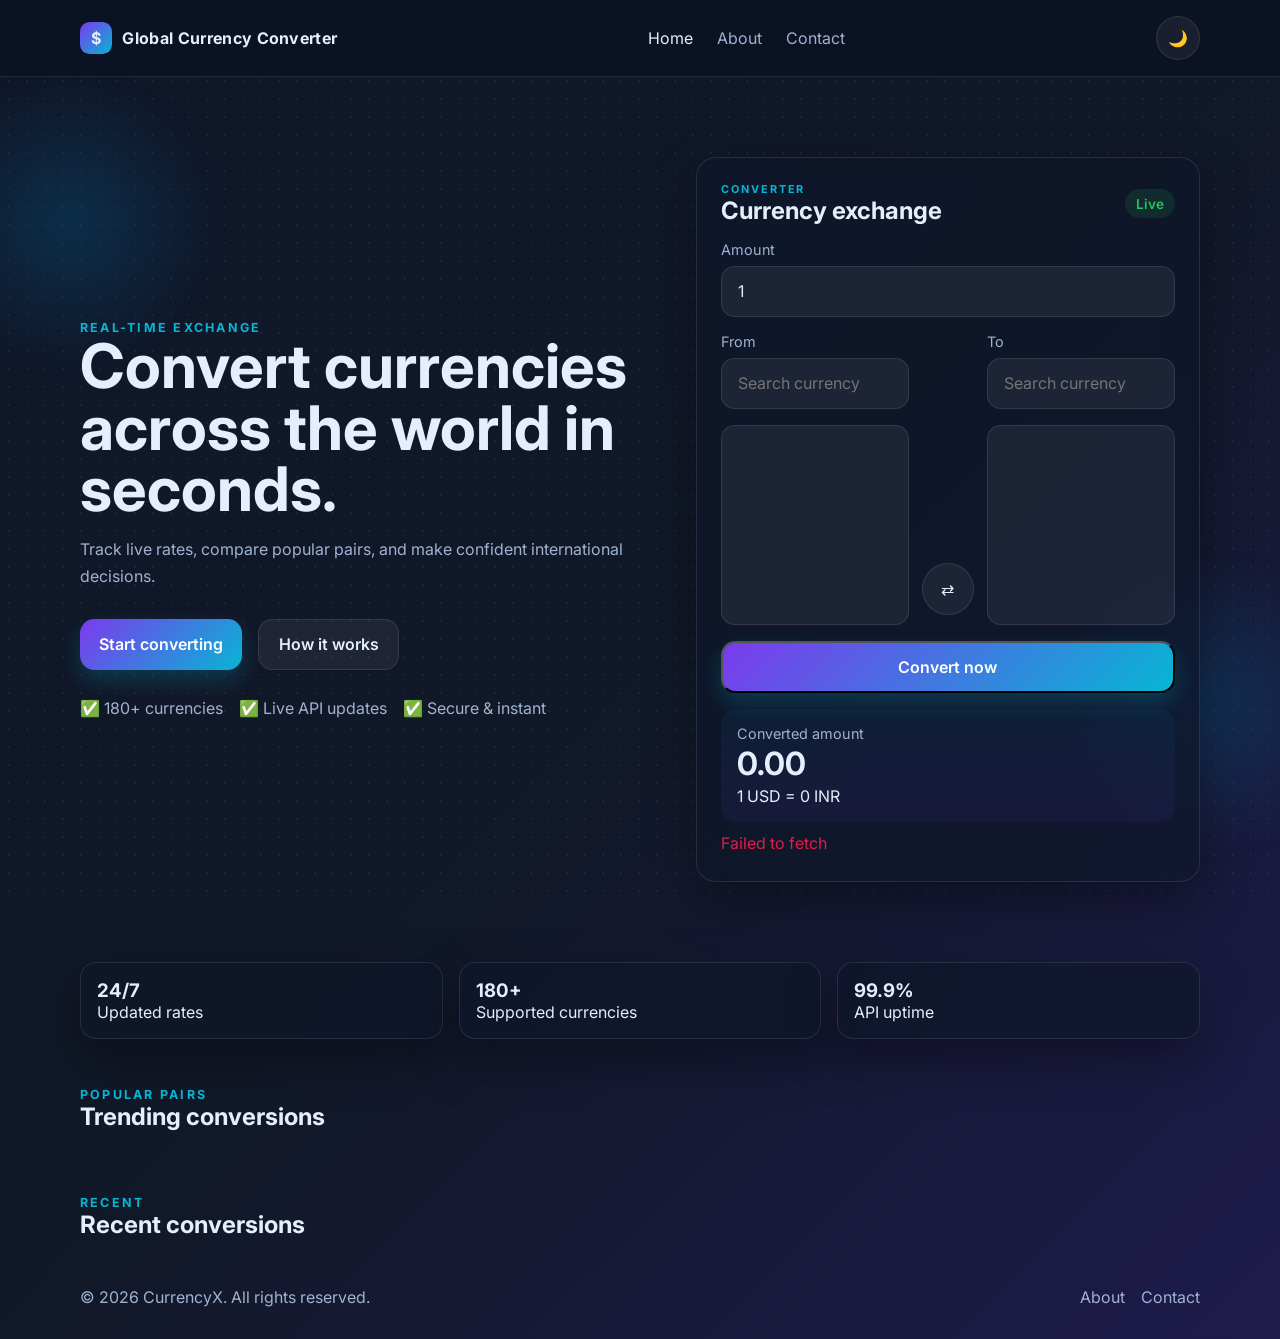
<file: index.html>
<!DOCTYPE html>
<html lang="en">

<head>
  <meta charset="UTF-8" />
  <meta name="viewport" content="width=device-width, initial-scale=1.0" />
  <title>Global Currency Converter</title>
  <link rel="preconnect" href="https://fonts.googleapis.com">
  <link rel="preconnect" href="https://fonts.gstatic.com" crossorigin>
  <link href="https://fonts.googleapis.com/css2?family=Inter:wght@400;500;600;700;800&display=swap" rel="stylesheet">
  <link rel="stylesheet" href="css/style.css" />
</head>

<body>
  <div class="background-orb orb-1"></div>
  <div class="background-orb orb-2"></div>

  <header class="top-bar">
    <div class="container nav-wrap">
      <a href="index.html" class="brand">
        <span class="brand-icon">$</span>
        <span>Global Currency Converter</span>
      </a>
      <nav class="nav-links">
        <a href="index.html" class="active">Home</a>
        <a href="about.html">About</a>
        <a href="contact.html">Contact</a>
      </nav>
      <button class="theme-toggle" id="themeToggle" aria-label="Toggle theme">
        <span class="toggle-icon">🌙</span>
      </button>
    </div>
  </header>

  <main>
    <section class="hero-section">
      <div class="container hero-grid">
        <div class="hero-text">
          <p class="eyebrow">Real-time exchange</p>
          <h1>Convert currencies across the world in seconds.</h1>
          <p class="subtext">Track live rates, compare popular pairs, and make confident international decisions.</p>
          <div class="hero-actions">
            <a href="#converter" class="btn btn-primary">Start converting</a>
            <a href="about.html" class="btn btn-secondary">How it works</a>
          </div>
          <div class="trust-row">
            <span>✅ 180+ currencies</span>
            <span>✅ Live API updates</span>
            <span>✅ Secure & instant</span>
          </div>
        </div>

        <div class="converter-panel" id="converter">
          <div class="converter-card glass-card">
            <div class="converter-header">
              <div>
                <p class="eyebrow small">Converter</p>
                <h2>Currency exchange</h2>
              </div>
              <span class="rate-pill" id="liveBadge">Live</span>
            </div>

            <div class="input-group">
              <label for="amount">Amount</label>
              <input type="number" id="amount" value="1" min="0" step="any" />
            </div>

            <div class="currency-grid">
              <div class="field-group">
                <label for="fromSearch">From</label>
                <input type="text" id="fromSearch" class="search-input" placeholder="Search currency" />
                <select id="fromCurrency" class="currency-select" size="8"></select>
              </div>

              <button class="swap-btn" id="swapBtn" aria-label="Swap currencies">⇄</button>

              <div class="field-group">
                <label for="toSearch">To</label>
                <input type="text" id="toSearch" class="search-input" placeholder="Search currency" />
                <select id="toCurrency" class="currency-select" size="8"></select>
              </div>
            </div>

            <button class="btn btn-primary btn-full" id="convertBtn">Convert now</button>

            <div class="result-box" id="resultBox">
              <p class="result-label">Converted amount</p>
              <h3 id="resultAmount">0.00</h3>
              <p id="exchangeRateText">1 USD = 0 INR</p>
            </div>

            <p class="error-message" id="errorMessage"></p>
          </div>
        </div>
      </div>
    </section>

    <section class="stats-section">
      <div class="container stats-grid">
        <div class="stat-card glass-card">
          <h3 id="marketStatus">24/7</h3>
          <p>Updated rates</p>
        </div>
        <div class="stat-card glass-card">
          <h3>180+</h3>
          <p>Supported currencies</p>
        </div>
        <div class="stat-card glass-card">
          <h3>99.9%</h3>
          <p>API uptime</p>
        </div>
      </div>
    </section>

    <section class="popular-section">
      <div class="container">
        <div class="section-header">
          <div>
            <p class="eyebrow">Popular pairs</p>
            <h2>Trending conversions</h2>
          </div>
        </div>
        <div class="popular-grid" id="popularPairs"></div>
      </div>
    </section>

    <section class="recent-section">
      <div class="container">
        <div class="section-header">
          <div>
            <p class="eyebrow">Recent</p>
            <h2>Recent conversions</h2>
          </div>
        </div>
        <div class="recent-list" id="recentList"></div>
      </div>
    </section>
  </main>

  <footer class="site-footer">
    <div class="container footer-wrap">
      <p>© 2026 CurrencyX. All rights reserved.</p>
      <div>
        <a href="about.html">About</a>
        <a href="contact.html">Contact</a>
      </div>
    </div>
  </footer>

  <script src="js/script.js"></script>
</body>

</html>
</file>
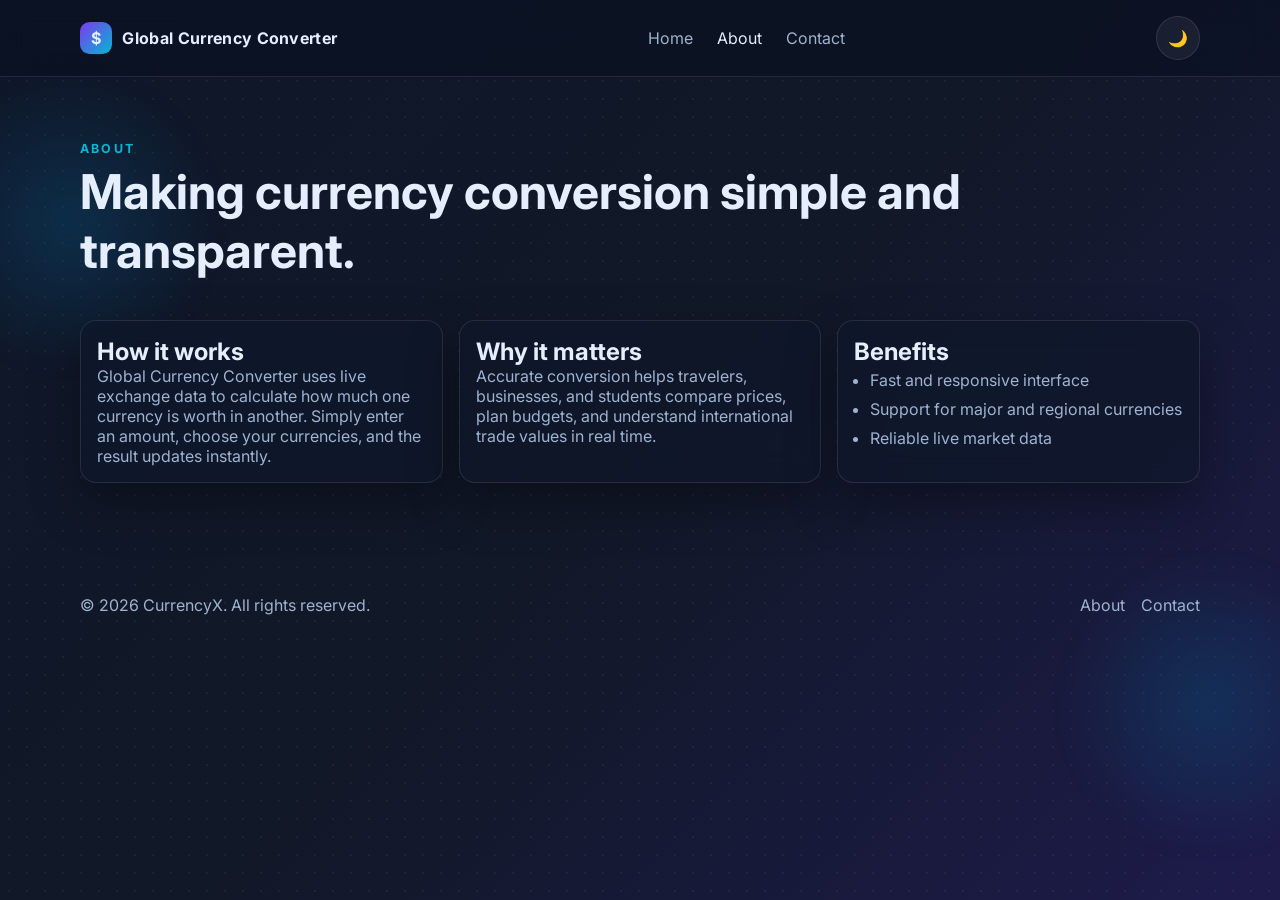
<file: about.html>
<!DOCTYPE html>
<html lang="en">

<head>
    <meta charset="UTF-8" />
    <meta name="viewport" content="width=device-width, initial-scale=1.0" />
    <title>About | Global Currency Converter</title>
    <link rel="preconnect" href="https://fonts.googleapis.com">
    <link rel="preconnect" href="https://fonts.gstatic.com" crossorigin>
    <link href="https://fonts.googleapis.com/css2?family=Inter:wght@400;500;600;700;800&display=swap" rel="stylesheet">
    <link rel="stylesheet" href="css/style.css" />
</head>

<body>
    <div class="background-orb orb-1"></div>
    <div class="background-orb orb-2"></div>

    <header class="top-bar">
        <div class="container nav-wrap">
            <a href="index.html" class="brand">
                <span class="brand-icon">$</span>
                <span>Global Currency Converter</span>
            </a>
            <nav class="nav-links">
                <a href="index.html">Home</a>
                <a href="about.html" class="active">About</a>
                <a href="contact.html">Contact</a>
            </nav>
            <button class="theme-toggle" id="themeToggle" aria-label="Toggle theme">
                <span class="toggle-icon">🌙</span>
            </button>
        </div>
    </header>

    <main>
        <section class="page-hero">
            <div class="container">
                <p class="eyebrow">About</p>
                <h1>Making currency conversion simple and transparent.</h1>
            </div>
        </section>

        <section class="about-content">
            <div class="container about-grid">
                <div class="glass-card about-card">
                    <h2>How it works</h2>
                    <p>
                        Global Currency Converter uses live exchange data to calculate how much one currency is worth in
                        another.
                        Simply enter an amount, choose your currencies, and the result updates instantly.
                    </p>
                </div>
                <div class="glass-card about-card">
                    <h2>Why it matters</h2>
                    <p>
                        Accurate conversion helps travelers, businesses, and students compare prices, plan budgets,
                        and understand international trade values in real time.
                    </p>
                </div>
                <div class="glass-card about-card">
                    <h2>Benefits</h2>
                    <ul>
                        <li>Fast and responsive interface</li>
                        <li>Support for major and regional currencies</li>
                        <li>Reliable live market data</li>
                    </ul>
                </div>
            </div>
        </section>
    </main>

    <footer class="site-footer">
        <div class="container footer-wrap">
            <p>© 2026 CurrencyX. All rights reserved.</p>
            <div>
                <a href="about.html">About</a>
                <a href="contact.html">Contact</a>
            </div>
        </div>
    </footer>

    <script src="js/script.js"></script>
</body>

</html>
</file>
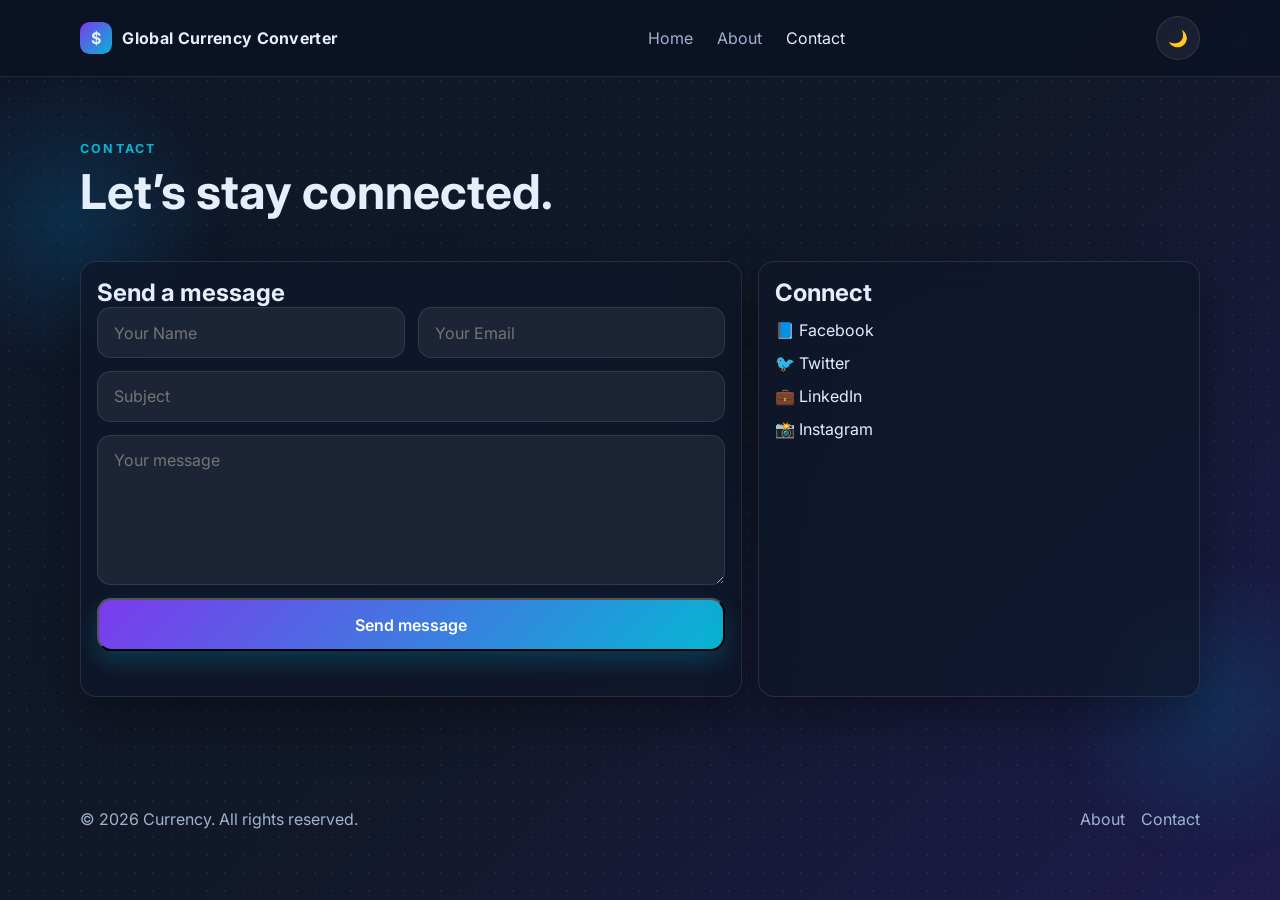
<file: contact.html>
<!DOCTYPE html>
<html lang="en">

<head>
    <meta charset="UTF-8" />
    <meta name="viewport" content="width=device-width, initial-scale=1.0" />
    <title>Contact | Global Currency Converter</title>
    <link rel="preconnect" href="https://fonts.googleapis.com">
    <link rel="preconnect" href="https://fonts.gstatic.com" crossorigin>
    <link href="https://fonts.googleapis.com/css2?family=Inter:wght@400;500;600;700;800&display=swap" rel="stylesheet">
    <link rel="stylesheet" href="css/style.css" />
</head>

<body>
    <div class="background-orb orb-1"></div>
    <div class="background-orb orb-2"></div>

    <header class="top-bar">
        <div class="container nav-wrap">
            <a href="index.html" class="brand">
                <span class="brand-icon">$</span>
                <span>Global Currency Converter</span>
            </a>
            <nav class="nav-links">
                <a href="index.html">Home</a>
                <a href="about.html">About</a>
                <a href="contact.html" class="active">Contact</a>
            </nav>
            <button class="theme-toggle" id="themeToggle" aria-label="Toggle theme">
                <span class="toggle-icon">🌙</span>
            </button>
        </div>
    </header>

    <main>
        <section class="page-hero">
            <div class="container">
                <p class="eyebrow">Contact</p>
                <h1>Let’s stay connected.</h1>
            </div>
        </section>

        <section class="contact-section">
            <div class="container contact-grid">
                <div class="glass-card contact-card">
                    <h2>Send a message</h2>
                    <form id="contactForm">
                        <div class="form-row">
                            <input type="text" placeholder="Your Name" required />
                            <input type="email" placeholder="Your Email" required />
                        </div>
                        <input type="text" placeholder="Subject" required />
                        <textarea rows="6" placeholder="Your message" required></textarea>
                        <button type="submit" class="btn btn-primary">Send message</button>
                        <p class="success-message" id="successMessage"></p>
                    </form>
                </div>

                <div class="glass-card social-card">
                    <h2>Connect</h2>
                    <a href="#">📘 Facebook</a>
                    <a href="#">🐦 Twitter</a>
                    <a href="#">💼 LinkedIn</a>
                    <a href="#">📸 Instagram</a>
                </div>
            </div>
        </section>
    </main>

    <footer class="site-footer">
        <div class="container footer-wrap">
            <p>© 2026 Currency. All rights reserved.</p>
            <div>
                <a href="about.html">About</a>
                <a href="contact.html">Contact</a>
            </div>
        </div>
    </footer>

    <script src="js/script.js"></script>
</body>

</html>
</file>
<file: css/style.css>
:root {
    --bg: linear-gradient(135deg, #0f172a 0%, #111827 50%, #1e1b4b 100%);
    --surface: rgba(15, 23, 42, 0.72);
    --surface-2: rgba(255, 255, 255, 0.06);
    --text: #e5eefc;
    --muted: #9fb3d1;
    --primary: #7c3aed;
    --accent: #06b6d4;
    --border: rgba(255, 255, 255, 0.1);
    --shadow: 0 20px 50px rgba(0, 0, 0, 0.35);
    --success: #22c55e;
    --danger: #e11d48;
}

:root.light-theme {
    --bg: linear-gradient(135deg, #eef7ff 0%, #ddeeff 50%, #f5f3ff 100%);
    --surface: rgba(255, 255, 255, 0.72);
    --surface-2: rgba(255, 255, 255, 0.4);
    --text: #0f172a;
    --muted: #475569;
    --primary: #7c3aed;
    --accent: #0891b2;
    --border: rgba(15, 23, 42, 0.08);
    --shadow: 0 15px 35px rgba(148, 163, 184, 0.18);
}

* {
    box-sizing: border-box;
    margin: 0;
    padding: 0;
}

body {
    font-family: 'Inter', sans-serif;
    background: var(--bg);
    color: var(--text);
    min-height: 100vh;
    overflow-x: hidden;
    transition: background 0.3s ease, color 0.3s ease;
}

body::before {
    content: '';
    position: fixed;
    inset: 0;
    background-image: radial-gradient(rgba(255, 255, 255, 0.05) 1px, transparent 1px);
    background-size: 18px 18px;
    pointer-events: none;
}

img {
    max-width: 100%;
    display: block;
}

button,
input,
select,
textarea {
    font: inherit;
}

a {
    color: inherit;
    text-decoration: none;
}

.container {
    width: min(1120px, 92vw);
    margin: 0 auto;
}

.background-orb {
    position: fixed;
    width: 300px;
    height: 300px;
    border-radius: 999px;
    background: radial-gradient(circle, rgba(7, 89, 133, 0.35), transparent 70%);
    z-index: 0;
    filter: blur(10px);
}

.orb-1 {
    top: 8%;
    left: -80px;
}

.orb-2 {
    bottom: 5%;
    right: -80px;
}

.top-bar {
    position: sticky;
    top: 0;
    z-index: 10;
    backdrop-filter: blur(12px);
    background: rgba(8, 13, 31, 0.48);
    border-bottom: 1px solid var(--border);
}

:root.light-theme .top-bar {
    background: rgba(255, 255, 255, 0.58);
}

.nav-wrap {
    display: flex;
    align-items: center;
    justify-content: space-between;
    padding: 1rem 0;
}

.brand {
    display: flex;
    align-items: center;
    gap: 0.65rem;
    font-weight: 700;
    letter-spacing: 0.02em;
}

.brand-icon {
    display: grid;
    place-items: center;
    width: 2rem;
    height: 2rem;
    background: linear-gradient(135deg, var(--primary), var(--accent));
    border-radius: 0.6rem;
}

.nav-links {
    display: flex;
    gap: 1.5rem;
    color: var(--muted);
}

.nav-links a.active,
.nav-links a:hover {
    color: var(--text);
}

.theme-toggle {
    background: var(--surface-2);
    border: 1px solid var(--border);
    color: var(--text);
    cursor: pointer;
    width: 44px;
    height: 44px;
    border-radius: 999px;
}

.hero-section,
.page-hero,
.about-content,
.contact-section,
.popular-section,
.recent-section,
.stats-section {
    position: relative;
    z-index: 1;
}

.hero-section {
    padding: 5rem 0 3rem;
}

.hero-grid {
    display: grid;
    grid-template-columns: 1.1fr 0.95fr;
    gap: 2rem;
    align-items: center;
}

.hero-text h1 {
    font-size: clamp(2.8rem, 4.8vw, 4rem);
    line-height: 1;
    margin-bottom: 1rem;
}

.subtext,
.about-card p,
.about-card li,
.contact-card p,
.site-footer p,
.site-footer a {
    color: var(--muted);
}

.hero-text .subtext {
    max-width: 60ch;
    font-size: 1rem;
    line-height: 1.7;
}

.hero-actions {
    display: flex;
    gap: 1rem;
    margin: 1.8rem 0;
}

.btn {
    display: inline-flex;
    align-items: center;
    justify-content: center;
    padding: 0.9rem 1.2rem;
    border-radius: 0.9rem;
    font-weight: 600;
    transition: transform 0.2s ease, box-shadow 0.2s ease;
}

.btn:hover {
    transform: translateY(-1px);
}

.btn-primary {
    background: linear-gradient(135deg, var(--primary), var(--accent));
    color: white;
    box-shadow: 0 10px 22px rgba(6, 182, 212, 0.22);
}

.btn-secondary {
    background: var(--surface-2);
    border: 1px solid var(--border);
}

.btn-full {
    width: 100%;
    margin-top: 1rem;
}

.trust-row {
    display: flex;
    gap: 1rem;
    flex-wrap: wrap;
    color: var(--muted);
}

.glass-card {
    background: var(--surface);
    border: 1px solid var(--border);
    box-shadow: var(--shadow);
    backdrop-filter: blur(14px);
    -webkit-backdrop-filter: blur(14px);
}

.converter-card {
    padding: 1.5rem;
    border-radius: 1.25rem;
}

.converter-header {
    display: flex;
    align-items: center;
    justify-content: space-between;
    margin-bottom: 1rem;
}

.eyebrow {
    text-transform: uppercase;
    letter-spacing: 0.18em;
    font-size: 0.78rem;
    font-weight: 700;
    color: var(--accent);
}

.eyebrow.small {
    font-size: 0.68rem;
}

.rate-pill {
    background: rgba(34, 197, 94, 0.12);
    color: var(--success);
    padding: 0.4rem 0.7rem;
    border-radius: 999px;
    font-size: 0.85rem;
    font-weight: 600;
}

.input-group,
.field-group {
    display: flex;
    flex-direction: column;
    gap: 0.5rem;
}

.input-group label,
.field-group label,
.result-label {
    font-size: 0.9rem;
    color: var(--muted);
}

input[type="number"],
input[type="text"],
input[type="email"],
textarea,
select {
    width: 100%;
    padding: 0.9rem 1rem;
    border-radius: 0.85rem;
    border: 1px solid var(--border);
    background: var(--surface-2);
    color: var(--text);
    outline: none;
}

.currency-grid {
    display: grid;
    grid-template-columns: 1fr auto 1fr;
    gap: 0.8rem;
    align-items: end;
    margin-top: 1rem;
}

.search-input {
    margin-bottom: 0.5rem;
}

.currency-select {
    min-height: 200px;
}

.swap-btn {
    background: var(--surface-2);
    border: 1px solid var(--border);
    color: var(--text);
    width: 52px;
    height: 52px;
    border-radius: 999px;
    margin-bottom: 0.6rem;
    cursor: pointer;
}

.result-box {
    background: linear-gradient(180deg, rgba(7, 89, 133, 0.12), rgba(124, 58, 237, 0.08));
    padding: 1rem;
    border-radius: 1rem;
    margin-top: 1rem;
}

.result-box h3 {
    font-size: 2rem;
    line-height: 1;
    margin: 0.35rem 0;
}

.error-message {
    min-height: 1.5rem;
    color: var(--danger);
    margin-top: 0.7rem;
}

.stats-grid,
.popular-grid,
.about-grid,
.contact-grid {
    display: grid;
    gap: 1rem;
}

.stats-grid {
    grid-template-columns: repeat(3, 1fr);
    margin-top: 2rem;
}

.stat-card,
.popular-pill,
.recent-item,
.about-card,
.contact-card,
.social-card {
    padding: 1rem;
    border-radius: 1rem;
}

.section-header {
    display: flex;
    justify-content: space-between;
    align-items: center;
    margin: 3rem 0 1rem;
}

.popular-grid {
    grid-template-columns: repeat(4, 1fr);
}

.popular-pill {
    background: var(--surface-2);
    border: 1px solid var(--border);
    cursor: pointer;
    transition: transform 0.2s ease;
}

.popular-pill:hover,
.recent-item:hover {
    transform: translateY(-2px);
}

.recent-list {
    display: grid;
    gap: 0.8rem;
}

.recent-item {
    display: flex;
    justify-content: space-between;
    align-items: center;
    background: var(--surface-2);
    border: 1px solid var(--border);
}

.site-footer {
    position: relative;
    z-index: 1;
    padding: 2rem 0;
}

.footer-wrap {
    display: flex;
    justify-content: space-between;
    align-items: center;
    gap: 1rem;
    flex-wrap: wrap;
}

.footer-wrap div {
    display: flex;
    gap: 1rem;
}

.page-hero {
    padding: 4rem 0 1.5rem;
}

.page-hero h1 {
    font-size: clamp(2.2rem, 4vw, 3rem);
    margin-top: 0.4rem;
}

.about-grid {
    grid-template-columns: repeat(3, 1fr);
    padding: 1rem 0 5rem;
}

.about-card ul {
    padding-left: 1rem;
    line-height: 1.8;
}

.contact-grid {
    grid-template-columns: 1.5fr 1fr;
    padding: 1rem 0 5rem;
}

.form-row {
    display: grid;
    grid-template-columns: 1fr 1fr;
    gap: 0.8rem;
}

.contact-card form {
    display: flex;
    flex-direction: column;
    gap: 0.8rem;
}

.success-message {
    color: var(--success);
    min-height: 1rem;
}

.social-card {
    display: flex;
    flex-direction: column;
    gap: 0.8rem;
}

@media (max-width: 900px) {

    .hero-grid,
    .contact-grid,
    .about-grid,
    .stats-grid,
    .popular-grid {
        grid-template-columns: 1fr 1fr;
    }

    .converter-card {
        max-width: 100%;
    }
}

@media (max-width: 768px) {
    .nav-wrap {
        flex-wrap: wrap;
        gap: 0.75rem;
    }

    .nav-links {
        order: 3;
        width: 100%;
        justify-content: center;
    }

    .hero-grid,
    .contact-grid,
    .about-grid,
    .stats-grid,
    .popular-grid,
    .currency-grid,
    .form-row {
        grid-template-columns: 1fr;
    }

    .hero-section {
        padding-top: 3rem;
    }

    .swap-btn {
        margin: 0 auto;
        transform: rotate(90deg);
    }
}
</file>
